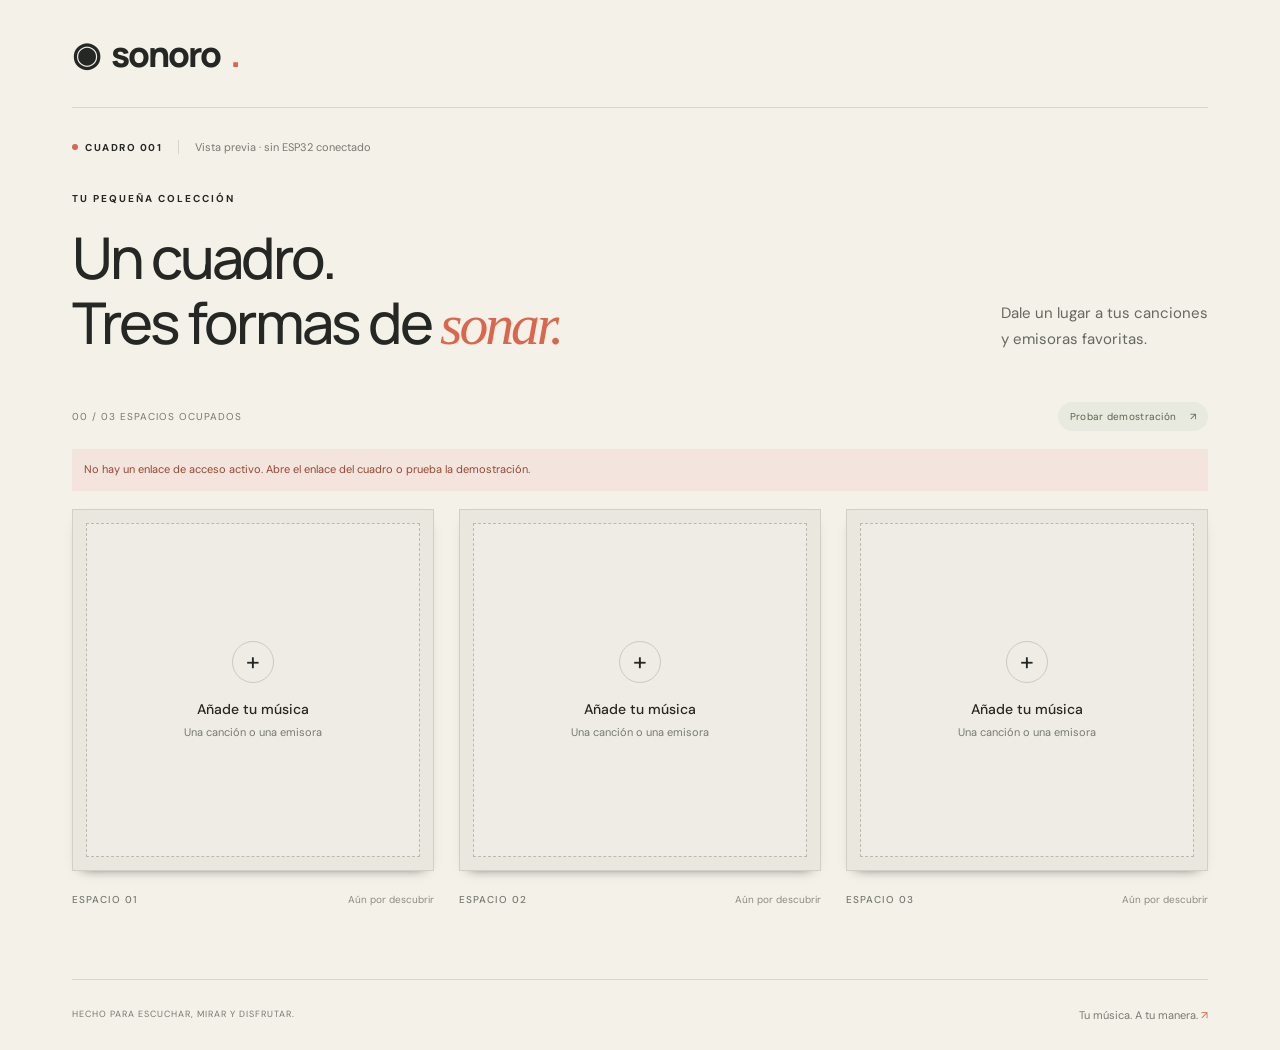
<file: web/index.html>
<!doctype html>
<html lang="es">
<head><meta charset="utf-8"><meta name="viewport" content="width=device-width,initial-scale=1"><meta name="theme-color" content="#f4f1e9"><meta name="sonoro-api-base" content="https://cuadro-sonoro.onrender.com"><title>Sonoro — Tu música, en un cuadro</title><meta name="description" content="Tres espacios para la música que te acompaña. El mando de tu cuadro musical."><link rel="icon" href="data:,"><link rel="stylesheet" href="style.css"></head>
<body>
<div class="page">
<header><a class="brand" href="./" aria-label="Sonoro, inicio"><span class="brand-icon" aria-hidden="true">◉</span> sonoro<span class="coral">.</span></a></header>
<div class="statusline"><span class="pill"><i></i> CUADRO 001</span><span class="device-status">Vista previa · sin ESP32 conectado</span></div>
<main>
<section class="intro"><div><p class="eyebrow">TU PEQUEÑA COLECCIÓN</p><h1>Un cuadro.<br>Tres formas de <em>sonar.</em></h1></div><p class="intro-copy">Dale un lugar a tus canciones<br>y emisoras favoritas.</p></section>
<div class="collection-bar"><span id="count">00 / 03 espacios ocupados</span><button id="mode-button" class="mode-pill">Modo demostración <span aria-hidden="true">↗</span></button></div>
<div class="error-note access-error" id="access-error" role="alert" hidden></div>
<section id="slots" class="slots" aria-label="Tus tres espacios musicales"></section>
<div class="demo-note" id="demo-note"><span aria-hidden="true">✳</span><p><strong>Prueba la experiencia.</strong> La búsqueda y las barras son simuladas. Aquí no se descarga ni se guarda audio.</p></div>
<audio id="audio" preload="none" hidden></audio>
</main>
<footer><span>HECHO PARA ESCUCHAR, MIRAR Y DISFRUTAR.</span><span>Tu música. A tu manera. <span class="coral">↗</span></span></footer>
</div>
<dialog id="picker"><form method="dialog" class="dialog-header"><span class="eyebrow" id="slot-label">ESPACIO 01</span><button class="icon-button" aria-label="Cerrar">×</button></form><h2>¿Qué te apetece<br><em>escuchar?</em></h2><div class="tabs" role="tablist" aria-label="Tipo de favorito"><button id="song-tab" role="tab" aria-selected="true">Canción</button><button id="radio-tab" role="tab" aria-selected="false">Emisora</button></div>
<form id="search-form"><label for="artist">Artista</label><input id="artist" name="artist" autocomplete="off" placeholder="Nombre del artista" required maxlength="120"><label for="song">Canción</label><input id="song" name="song" autocomplete="off" placeholder="Título de la canción" required maxlength="160"><p class="hint">La búsqueda usa YouTube; el audio seleccionado se prepara con RapidAPI.</p><button class="primary" id="search-button" type="submit">Buscar canción <span>↗</span></button></form>
<form id="radio-form" hidden><label for="radio-query">Buscar emisora</label><input id="radio-query" placeholder="Nombre de la emisora" required maxlength="100"><label for="radio-country">País (opcional)</label><input id="radio-country" placeholder="España"><button class="primary" id="radio-search-button" type="submit">Buscar emisoras <span>↗</span></button><details class="manual-station"><summary>Introducir una dirección manualmente</summary><label for="radio-name">Nombre</label><input id="radio-name" placeholder="Mi radio favorita" maxlength="100"><label for="radio-url">Enlace directo de streaming</label><input id="radio-url" placeholder="https://…/stream.mp3" type="url"><p class="hint">Necesitas la dirección del audio, no la página web de la emisora.</p><button class="primary" id="radio-manual-save" type="button">Guardar emisora <span>↗</span></button></details></form>
<div id="search-status" role="status" aria-live="polite" hidden><div class="loading-line"></div><p>Buscando la versión adecuada…</p></div><div id="search-error" class="error-note" role="alert" hidden></div><div id="results" aria-live="polite"></div><p class="dialog-note" id="picker-demo">Demostración: los resultados y el progreso son de ejemplo.</p></dialog>
<div id="toast" role="status" aria-live="polite"></div>
<script type="module" src="app.js"></script>
</body></html>
</file>
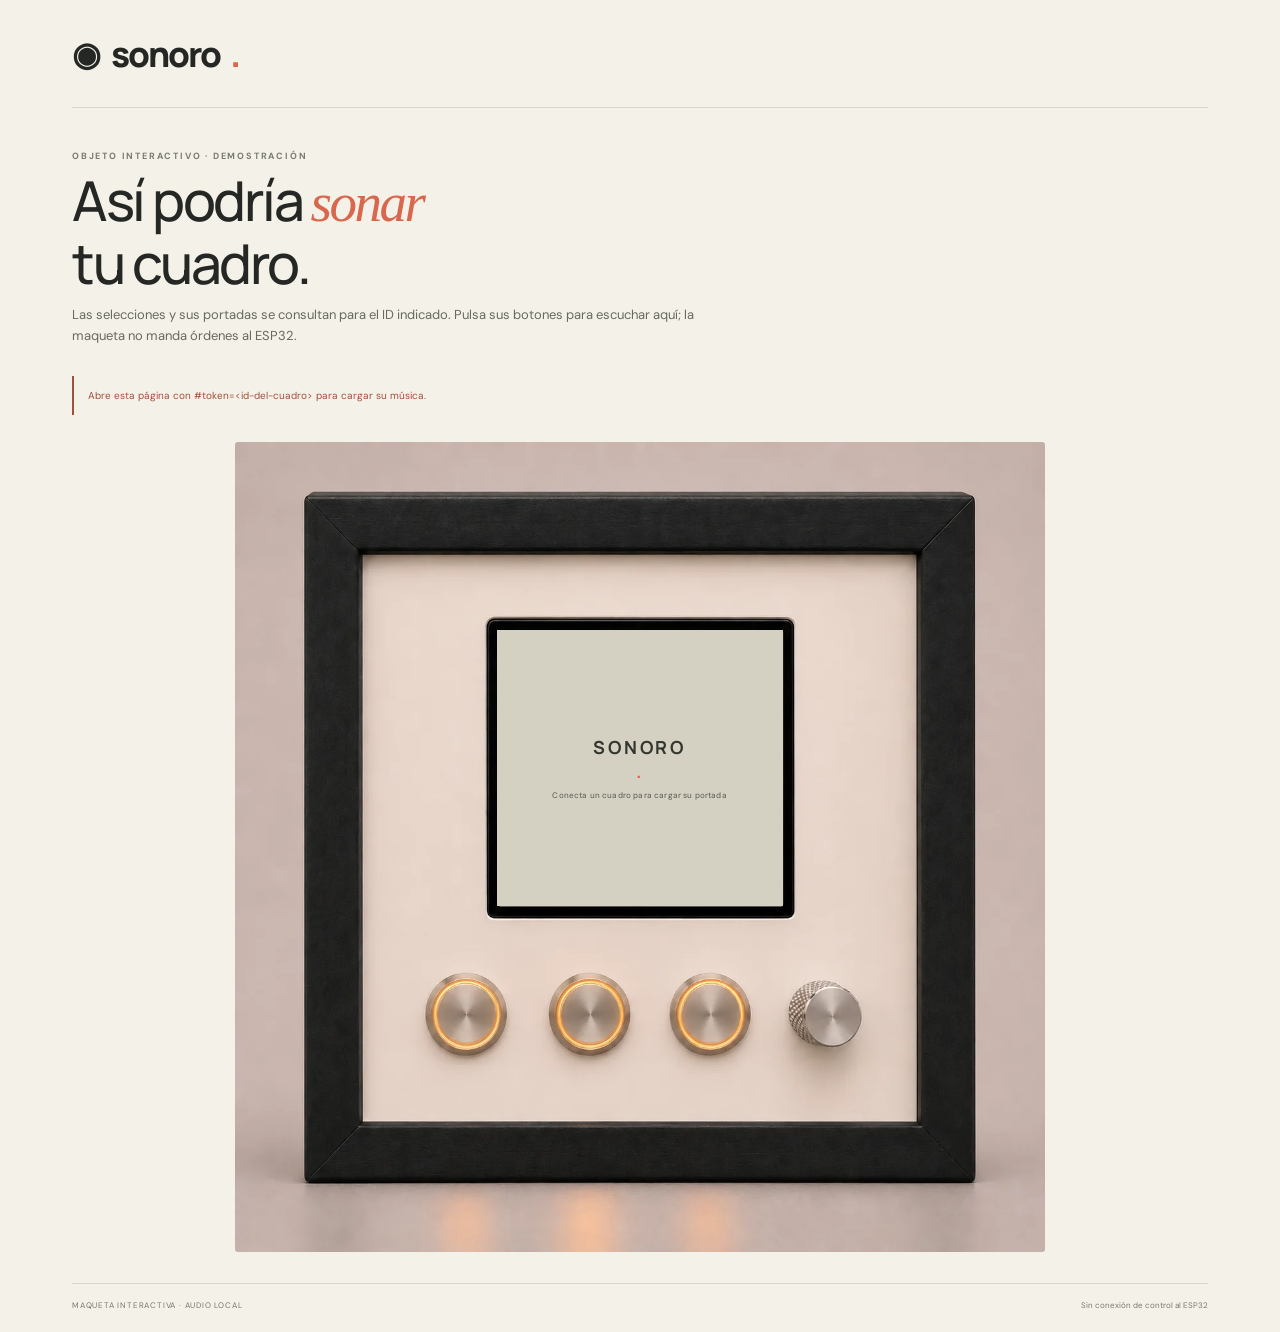
<file: web/maqueta/index.html>
<!doctype html>
<html lang="es">
<head>
  <meta charset="utf-8">
  <meta name="viewport" content="width=device-width,initial-scale=1">
  <meta name="theme-color" content="#f4f1e9">
  <meta name="sonoro-api-base" content="https://cuadro-sonoro.onrender.com">
  <title>Maqueta interactiva — Sonoro</title>
  <link rel="stylesheet" href="maqueta.css">
</head>
<body>
  <main class="layout">
    <header class="topbar">
      <a class="brand" href="../" aria-label="Sonoro, inicio"><span class="brand-icon" aria-hidden="true">◉</span> sonoro<span class="coral">.</span></a>
    </header>

    <section class="intro" aria-labelledby="page-title">
      <p class="eyebrow">OBJETO INTERACTIVO · DEMOSTRACIÓN</p>
      <h1 id="page-title">Así podría <em>sonar</em><br>tu cuadro.</h1>
      <p>Las selecciones y sus portadas se consultan para el ID indicado. Pulsa sus botones para escuchar aquí; la maqueta no manda órdenes al ESP32.</p>
    </section>

    <p id="connection-status" class="connection-status" role="status" aria-live="polite">Abre esta maqueta desde un enlace con el ID del cuadro.</p>

    <section class="demo" aria-label="Maqueta interactiva del cuadro sonoro">
      <div class="object-wrap" id="object-wrap">
        <img class="object-image" src="assets/cuadro-infrasoinuak.webp" alt="Cuadro sonoro de marco negro con una portada y tres pulsadores iluminados junto a una rueda de volumen">
        <div class="screen-content" id="screen-content" aria-live="polite" aria-label="Pantalla del cuadro">
          <div class="screen-idle" id="screen-idle">SONORO<span>.</span><small id="screen-message">Conecta un cuadro para cargar su portada</small></div>
          <img id="album-cover" alt="Portada de la selección activa" hidden>
          <div class="device-qr" id="device-qr" hidden role="status" aria-live="polite">
            <div class="qr-symbol" id="qr-symbol" aria-label="QR para abrir la configuración musical"></div>
            <strong>Escanea para elegir tu música</strong>
            <span id="qr-countdown" hidden>20 s</span>
          </div>
        </div>
        <button class="hotspot slot-button" data-slot="0" aria-label="Pulsador 1, selección uno" title="Pulsador 1 · mantener 2 s para mostrar el QR">
          <span class="hold-meter" aria-hidden="true"></span>
        </button>
        <button class="hotspot slot-button" data-slot="1" aria-label="Pulsador 2, selección dos" title="Pulsador 2 · mantener junto al 3 para restablecer la Wi-Fi">
          <span class="hold-meter" aria-hidden="true"></span>
        </button>
        <button class="hotspot slot-button" data-slot="2" aria-label="Pulsador 3, selección tres" title="Pulsador 3 · mantener junto al 2 para restablecer la Wi-Fi">
          <span class="hold-meter" aria-hidden="true"></span>
        </button>
        <button class="hotspot knob" id="knob" aria-label="Rueda de volumen. Usa las flechas para ajustar" title="Rueda de volumen">
          <span aria-hidden="true"></span>
        </button>
        <span class="knob-value" id="knob-value" hidden>42%</span>

        <div class="reset-overlay" id="reset-overlay" hidden role="status" aria-live="polite"></div>
      </div>

    </section>

    <footer><span>MAQUETA INTERACTIVA · AUDIO LOCAL</span><span>Sin conexión de control al ESP32</span></footer>
  </main>
  <audio id="preview-audio" hidden preload="none"></audio>
  <script type="module" src="maqueta.js?v=20261117-2"></script>
</body>
</html>
</file>
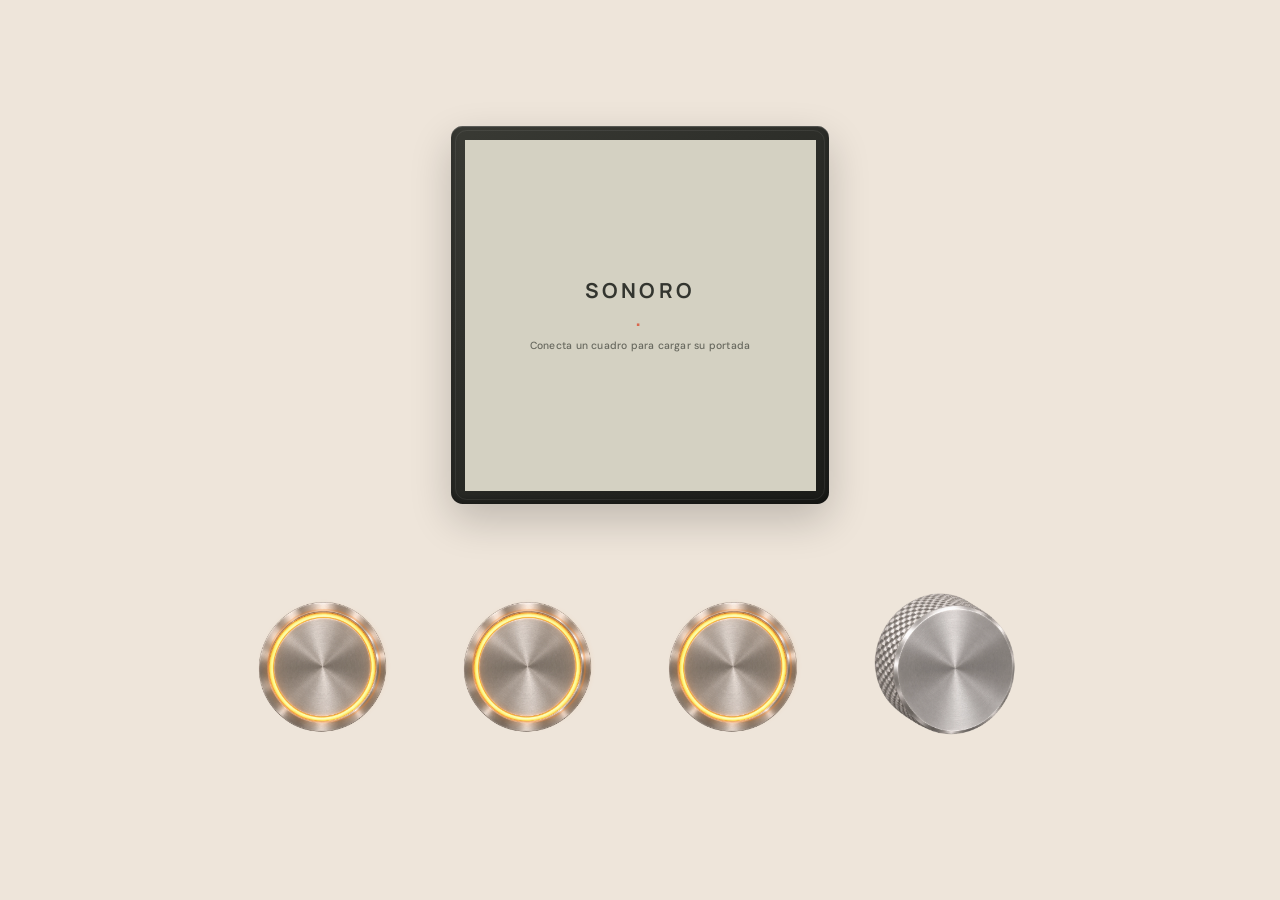
<file: web/tablet/index.html>
<!doctype html>
<html lang="es">
<head>
  <meta charset="utf-8">
  <meta name="viewport" content="width=device-width,initial-scale=1,maximum-scale=1,user-scalable=no,viewport-fit=cover">
  <meta name="theme-color" content="#eee5da">
  <meta name="sonoro-api-base" content="https://cuadro-sonoro.onrender.com">
  <title>Cuadro virtual — Sonoro</title>
  <link rel="stylesheet" href="../maqueta/maqueta.css">
  <link rel="stylesheet" href="tablet.css?v=20261117-7">
</head>
<body class="tablet-mode">
  <main class="layout" aria-label="Cuadro sonoro virtual">
    <p id="connection-status" class="connection-status" role="status" aria-live="polite">Abre esta página desde un enlace con el ID del cuadro.</p>
    <section class="demo" aria-label="Cuadro virtual interactivo">
      <div class="object-wrap" id="object-wrap">
        <div class="screen-content" id="screen-content" aria-live="polite" aria-label="Pantalla del cuadro">
          <div class="screen-idle" id="screen-idle">SONORO<span>.</span><small id="screen-message">Conecta un cuadro para cargar su portada</small></div>
          <img id="album-cover" alt="Portada de la selección activa" hidden>
          <div class="device-qr" id="device-qr" hidden role="status" aria-live="polite">
            <div class="qr-symbol" id="qr-symbol" aria-label="QR para abrir la configuración musical"></div>
            <strong>Escanea para elegir tu música</strong>
            <span id="qr-countdown" hidden>20 s</span>
          </div>
        </div>
        <div class="control-row" aria-label="Controles del cuadro">
          <button class="hotspot slot-button" data-slot="0" aria-label="Pulsador 1, selección uno" title="Pulsador 1 · mantener 2 s para mostrar el QR"><img class="button-face" src="assets/pulsador.webp" alt=""><span class="hold-meter" aria-hidden="true"></span></button>
          <button class="hotspot slot-button" data-slot="1" aria-label="Pulsador 2, selección dos" title="Pulsador 2 · mantener junto al 3 para restablecer la Wi-Fi"><img class="button-face" src="assets/pulsador.webp" alt=""><span class="hold-meter" aria-hidden="true"></span></button>
          <button class="hotspot slot-button" data-slot="2" aria-label="Pulsador 3, selección tres" title="Pulsador 3 · mantener junto al 2 para restablecer la Wi-Fi"><img class="button-face" src="assets/pulsador.webp" alt=""><span class="hold-meter" aria-hidden="true"></span></button>
          <button class="hotspot knob" id="knob" aria-label="Rueda de volumen. Usa las flechas para ajustar" title="Rueda de volumen"><img class="knob-face" src="assets/mando-volumen.webp" alt=""><span aria-hidden="true"></span><span class="knob-value" id="knob-value" hidden>42%</span></button>
        </div>
        <div class="reset-overlay" id="reset-overlay" hidden role="status" aria-live="polite"></div>
      </div>
    </section>
  </main>
  <audio id="preview-audio" hidden preload="none"></audio>
  <script type="module" src="../maqueta/maqueta.js?v=20261117-2"></script>
  <script src="tablet.js?v=20261117-2" defer></script>
</body>
</html>
</file>
<file: web/style.css>
@import url('https://fonts.googleapis.com/css2?family=DM+Sans:wght@400;500;600;700&family=Manrope:wght@400;500;600;700;800&display=swap');
:root{--paper:#f4f1e9;--ink:#252724;--muted:#777a70;--line:#d6d6ca;--accent:#d9674d;--white:#fbfaf6;--green:#64755a}*{box-sizing:border-box}body{margin:0;background:var(--paper);color:var(--ink);font-family:'DM Sans',Arial,sans-serif;-webkit-font-smoothing:antialiased}button,input,select{font:inherit}button,a,input,select{touch-action:manipulation}button{cursor:pointer;color:inherit}button:disabled{cursor:wait;opacity:.55}button:focus-visible,a:focus-visible{outline:3px solid var(--accent);outline-offset:5px}a{color:inherit;text-decoration:none}.page{max-width:1264px;margin:auto;padding:0 64px}header{height:108px;display:flex;align-items:center;justify-content:space-between;border-bottom:1px solid var(--line)}.brand{font-family:Manrope,Arial,sans-serif;font-size:35px;font-weight:800;letter-spacing:-2px;display:flex;align-items:center;gap:10px}.brand-icon{font-size:33px;line-height:1;letter-spacing:0}.coral{color:var(--accent)}.icon-button{width:38px;height:38px;border:1px solid var(--line);border-radius:50%;background:transparent;display:grid;place-items:center;font-size:22px;line-height:1}.icon-button:hover{background:#e9e5da}.statusline{display:flex;align-items:center;gap:16px;margin-top:32px}.pill{font-size:10px;letter-spacing:1.5px;font-weight:700;display:flex;align-items:center;gap:7px}.pill i{width:6px;height:6px;border-radius:50%;background:var(--accent)}.device-status{font-size:11px;color:var(--muted);border-left:1px solid var(--line);padding-left:16px}.intro{display:flex;justify-content:space-between;align-items:flex-end;margin:38px 0 45px}.eyebrow{font-size:10px;letter-spacing:2px;font-weight:700;margin:0 0 20px}.intro h1{font-family:Manrope,Arial,sans-serif;font-size:clamp(38px,4.5vw,62px);font-weight:500;line-height:1.12;letter-spacing:-3px;margin:0}.intro h1 em,dialog h2 em{font-family:Georgia,serif;font-weight:400;color:var(--accent)}.intro-copy{font-size:15px;line-height:1.7;color:#65685f;margin:0 0 5px}.collection-bar{display:flex;align-items:center;justify-content:space-between;margin-bottom:18px;font-size:10px;letter-spacing:1px;text-transform:uppercase;color:var(--muted)}.mode-pill{background:#e8eadf;border:0;border-radius:20px;padding:8px 12px;font-size:10px;color:#59644e;letter-spacing:.3px}.mode-pill span{padding-left:10px}.slots{display:grid;grid-template-columns:repeat(3,minmax(0,1fr));gap:25px}.slot{min-width:0;position:relative}.frame{position:relative;width:100%;aspect-ratio:1;background:#eae7de;padding:13px;box-shadow:0 6px 12px -10px #292c24;border:1px solid #d2cfc4}.empty{display:flex;flex-direction:column;align-items:center;justify-content:center;width:100%;height:100%;background:#eeece4;border:1px dashed #b9bcad;transition:background .2s,border-color .2s}.empty:hover{background:#e8e6dc;border-color:var(--accent)}.plus{display:grid;place-items:center;width:42px;height:42px;border-radius:50%;border:1px solid #c9ccbf;font-size:25px;font-weight:400;margin-bottom:17px}.empty-title{font-size:14px;font-weight:500}.empty-detail{font-size:11px;color:var(--muted);margin-top:7px}.slot-caption{display:flex;justify-content:space-between;align-items:center;margin-top:15px;min-height:28px;gap:10px}.slot-label{font-size:10px;font-weight:500;letter-spacing:1px;color:var(--muted)}.caption-mark{font-size:10px;color:#8b8d80}.slot h3{font-size:15px;font-weight:600;letter-spacing:-.3px;margin:0;overflow:hidden;white-space:nowrap;text-overflow:ellipsis}.artist-line{font-size:11px;color:var(--muted);margin:5px 0 0;overflow:hidden;white-space:nowrap;text-overflow:ellipsis}.slot-actions{display:flex;gap:6px;flex-shrink:0}.slot-actions button{border:1px solid var(--line);width:30px;height:30px;border-radius:50%;background:transparent;font-size:14px}.art{position:relative;width:100%;height:100%;overflow:hidden;background:#c4c9b5;display:flex;align-items:flex-end;padding:20px}.art::before{content:'';position:absolute;width:78%;height:78%;border-radius:50%;background:#e79c79;top:10%;left:10%;box-shadow:inset 0 0 0 25px #e0b07c,inset 0 0 0 49px #e99b75}.art::after{content:'';position:absolute;width:30%;height:80%;background:#5d7359;transform:rotate(30deg);bottom:-30%;right:12%}.art.v1{background:#d8c2ac}.art.v1::before{background:#626d85;box-shadow:inset 0 0 0 25px #8d99a1,inset 0 0 0 49px #b0b8aa;left:25%;top:0}.art.v1::after{background:#d97650}.art.v2{background:#b1bfbe}.art.v2::before{background:#e9b35f;box-shadow:inset 0 0 0 25px #e0c594,inset 0 0 0 49px #efe0b7;left:-20%;top:25%}.art.v2::after{background:#6c8091;width:65%;right:-15%}.art img{position:absolute;inset:0;width:100%;height:100%;object-fit:cover;z-index:2}
.station-art{align-items:center;justify-content:center;background:#ebe9df}
.station-art .station-logo{inset:auto;width:56%;height:56%;object-fit:contain;z-index:1;pointer-events:none}
.station-art .art-title{position:absolute;z-index:3;left:18px;right:18px;bottom:18px;max-width:none;text-align:center;font-family:Manrope,sans-serif;font-style:normal;font-size:clamp(13px,2vw,19px);letter-spacing:-.2px;line-height:1.2}.art-badge{position:absolute;z-index:3;top:12px;left:12px;background:#f4f1e9e8;padding:6px 9px;border-radius:15px;font-size:9px;letter-spacing:1px}.art-title{position:relative;z-index:1;font-family:Georgia,serif;font-style:italic;font-size:29px;letter-spacing:-1px;color:#28332b;line-height:1;overflow-wrap:anywhere;max-width:90%}.art-play{position:absolute;z-index:4;top:50%;left:50%;transform:translate(-50%,-50%);display:grid;place-items:center;width:58px;height:58px;border:1px solid #f4f1e9;border-radius:50%;background:#f4f1e9e8;color:var(--ink);font-size:19px;box-shadow:0 3px 15px #25272433;transition:transform .15s,background .15s}.art-play span{padding-left:3px}.art-play.is-playing span{padding-left:3px;font-size:19px;color:var(--accent)}.art-play:hover{transform:translate(-50%,-50%) scale(1.06);background:var(--white)}.busy-art{background:#e5e5db;display:flex;flex-direction:column;align-items:center;justify-content:center;height:100%;padding:23px;text-align:center}.disc{width:68px;height:68px;border-radius:50%;background:repeating-radial-gradient(circle,#30392f 0 2px,#454e40 3px 4px);display:grid;place-items:center;animation:spin 5s linear infinite;margin-bottom:25px}.disc::after{content:'';width:20px;height:20px;border-radius:50%;background:var(--accent);box-shadow:inset 0 0 0 7px #d4b384}.busy-title{font-size:12px;font-weight:600;margin:0 0 13px}.progressbar{height:4px;background:#c9cdbf;width:100%;border-radius:4px;overflow:hidden}.progressbar span{display:block;height:100%;background:var(--green);transition:width .25s}.progressbar.indeterminate span{width:30%;animation:slide 1.5s ease-in-out infinite}.progress-label{display:flex;justify-content:space-between;width:100%;font-size:9px;margin-top:8px;color:#6e7864;gap:6px}.steps{display:flex;gap:4px;width:100%;margin-top:20px}.steps i{height:2px;flex:1;background:#c9cdbf}.steps i.done{background:#87957a}.steps i.current{background:var(--accent)}.cancel-link{font-size:10px;border:0;border-bottom:1px solid #aab09c;padding:4px 0;background:none;margin-top:15px;color:#6b735f}.error-art{height:100%;background:#f0e0d9;display:flex;flex-direction:column;align-items:center;justify-content:center;padding:24px;text-align:center}.error-art .error-symbol{font-family:Georgia;font-size:33px;color:#a34f3b}.error-art p{font-size:12px;line-height:1.6}.small-button{border:1px solid #bca89d;background:none;padding:9px 15px;font-size:11px}.demo-note{display:flex;gap:12px;align-items:center;border-top:1px solid var(--line);margin-top:35px;padding-top:20px;color:var(--muted);font-size:11px;line-height:1.6}.demo-note>span{color:var(--accent);font-size:22px}.demo-note p{margin:0}.demo-note strong{font-weight:500;color:#555c4d}footer{display:flex;justify-content:space-between;padding:28px 0;margin-top:65px;border-top:1px solid var(--line);font-size:9px;letter-spacing:1px;color:var(--muted)}footer>span:last-child{font-size:11px;letter-spacing:0}dialog{border:1px solid #deded1;background:var(--white);color:var(--ink);padding:28px 34px 26px;width:min(490px,calc(100vw - 28px));max-height:calc(100dvh - 36px);box-shadow:0 25px 80px #25272433}dialog::backdrop{background:#262b265e;backdrop-filter:blur(4px)}.dialog-header{display:flex;align-items:center;justify-content:space-between;margin-bottom:22px}.dialog-header .eyebrow{margin:0}dialog h2{font-family:Manrope,sans-serif;font-size:36px;line-height:1.12;letter-spacing:-1.6px;font-weight:500;margin:0 0 25px}.tabs{display:flex;border-bottom:1px solid var(--line);margin-bottom:23px;gap:24px}.tabs button{background:none;border:0;padding:0 0 12px;color:var(--muted);font-size:12px}.tabs button[aria-selected=true]{border-bottom:2px solid var(--accent);color:var(--ink)}label{display:block;font-size:11px;font-weight:600;margin:16px 0 8px}input,select{width:100%;border:1px solid #cfD2c6;background:#f8f7f2;border-radius:2px;padding:13px;font-size:13px;color:var(--ink);outline:none}input:focus,select:focus{border-color:var(--green);box-shadow:0 0 0 2px #64755a22}input::placeholder{color:#9b9f91}.primary{display:flex;align-items:center;justify-content:space-between;background:var(--ink);border:0;color:#fbfaf6;padding:14px 16px;width:100%;margin-top:23px;font-size:12px}.primary:hover{background:#3c4436}.primary span{font-size:18px}.dialog-note{font-size:10px;line-height:1.6;color:#8a8e80;margin:22px 0 0}.hint{font-size:10px;color:var(--muted);line-height:1.5}.settings-copy{font-size:12px;color:var(--muted);line-height:1.7;margin-bottom:23px}#results{margin-top:20px}.result{display:flex;align-items:center;width:100%;gap:11px;padding:12px 0;border:0;border-top:1px solid var(--line);background:transparent;text-align:left}.result:hover{background:#efefe5}.result-image{height:48px;width:48px;object-fit:cover;background:#d6d7c7;flex-shrink:0}.result-info{flex:1;min-width:0}.result strong{display:block;font-size:12px;white-space:nowrap;overflow:hidden;text-overflow:ellipsis}.result small{display:block;font-size:10px;color:var(--muted);margin-top:5px}.result-add{font-size:22px;margin:0 6px}.result-heading{font-size:10px;color:var(--muted);margin-bottom:12px}.loading-line{height:3px;background:#e0e3d7;overflow:hidden;margin-top:24px}.loading-line::after{content:'';display:block;background:var(--green);height:100%;width:30%;animation:slide 1.4s ease-in-out infinite}#search-status p{font-size:11px;color:var(--muted)}.error-note{background:#f3e4dd;color:#944831;padding:12px;font-size:11px;line-height:1.6;margin-top:15px}#toast{position:fixed;bottom:25px;left:50%;transform:translate(-50%,15px);opacity:0;background:var(--ink);color:var(--paper);padding:13px 20px;font-size:12px;max-width:calc(100vw - 30px);z-index:20;transition:.2s;pointer-events:none;text-align:center}#toast.show{opacity:1;transform:translate(-50%,0)}[hidden]{display:none!important}@keyframes spin{to{transform:rotate(360deg)}}@keyframes slide{0%{transform:translateX(-100%)}100%{transform:translateX(440%)}}@media(min-width:1500px){.page{padding-top:20px}}@media(max-width:850px){.page{padding:0 28px}.intro h1{font-size:48px}.slots{gap:16px}.frame{padding:9px}.busy-art{padding:14px}.disc{width:48px;height:48px;margin-bottom:16px}.art-title{font-size:23px}.intro-copy{font-size:13px}}@media(max-width:600px){.page{padding:0 23px}header{height:83px}.brand{font-size:30px}.brand-icon{font-size:28px}.statusline{margin-top:24px;gap:10px}.device-status{font-size:9px;padding-left:10px}.intro{margin:31px 0 32px;display:block}.intro h1{font-size:44px;letter-spacing:-2px}.intro-copy{font-size:13px;margin-top:18px}.intro-copy br{display:none}.eyebrow{font-size:9px;margin-bottom:16px}.slots{grid-template-columns:1fr;gap:29px}.frame{padding:13px;max-height:390px}.empty .plus{width:49px;height:49px}.empty-title{font-size:16px}.slot-caption{margin-top:11px}.collection-bar{font-size:9px;letter-spacing:.3px}.mode-pill{font-size:9px}.demo-note{margin-top:26px;font-size:10px;align-items:flex-start}footer{margin-top:35px;gap:15px;align-items:flex-end;font-size:8px}footer>span:last-child{font-size:10px;white-space:nowrap}.art-title{font-size:35px}.busy-art{padding:32px}.disc{width:70px;height:70px;margin-bottom:26px}.busy-title{font-size:14px}.progress-label{font-size:10px}dialog{padding:22px}dialog h2{font-size:33px}}@media(prefers-reduced-motion:reduce){*{animation:none!important;transition:none!important}.progressbar.indeterminate span{width:100%;opacity:.5}}
.access-error{margin:0 0 18px}
</file>
<file: web/maqueta/maqueta.css>
@import url('https://fonts.googleapis.com/css2?family=DM+Sans:wght@400;500;600;700&family=Manrope:wght@400;500;600;700;800&display=swap');
:root{color-scheme:light;--paper:#f4f1e9;--ink:#252724;--muted:#777a70;--accent:#d9674d;--line:#d6d6ca;--gold:#f19b22;--green:#64755a}*{box-sizing:border-box}body{margin:0;background:var(--paper);color:var(--ink);font-family:'DM Sans',Arial,sans-serif;-webkit-font-smoothing:antialiased}button,input{font:inherit}button{color:inherit;touch-action:manipulation}.layout{max-width:1264px;margin:auto;padding:0 64px}.topbar{height:108px;border-bottom:1px solid var(--line);display:flex;align-items:center;justify-content:space-between}.brand{font-family:Manrope,Arial,sans-serif;font-size:35px;font-weight:800;letter-spacing:-2px;display:flex;align-items:center;gap:10px;text-decoration:none;color:var(--ink)}.brand-icon{font-size:33px;line-height:1;letter-spacing:0;color:var(--ink)}.coral{color:var(--accent)}.intro{padding:42px 0 29px;max-width:650px}.eyebrow{font-size:9px;font-weight:700;letter-spacing:1.8px;color:#797b70;margin:0 0 9px}.intro h1{font:500 clamp(38px,5vw,55px)/1.08 Manrope,Arial,sans-serif;letter-spacing:-2.5px;margin:0}.intro h1 em{font:italic 400 1em Georgia,serif;color:var(--accent)}.intro>p:last-child{font-size:13px;line-height:1.6;color:#686a61;margin:12px 0 0}.demo{display:block;width:100vw;max-width:none;margin:0 0 0 calc(50% - 50vw)}.object-wrap{width:90vw;max-width:90vh;margin-inline:auto;position:relative;line-height:0;overflow:hidden;border-radius:3px}.object-image{display:block;width:100%;height:auto;user-select:none;-webkit-user-drag:none}.hotspot{position:absolute;top:70.4%;transform:translate(-50%,-50%);border:0;padding:0;background:transparent;z-index:2}.slot-button{width:10.3%;aspect-ratio:1;border-radius:50%;left:28.5%;--glow:rgba(233,128,45,.28)}.slot-button[data-slot="1"]{left:43.8%}.slot-button[data-slot="2"]{left:58.8%}.slot-button::before{content:'';position:absolute;inset:11%;border-radius:50%;border:2px solid rgba(241,131,44,.42);box-shadow:0 0 7px 2px var(--glow);transition:box-shadow .25s,border-color .25s,transform .15s}.slot-button:hover::before,.slot-button:focus-visible::before{border-color:#ffc66c;box-shadow:0 0 10px 4px rgba(255,156,34,.75),inset 0 0 7px rgba(255,175,62,.32)}.slot-button.is-playing::before{border-color:#ffad31;box-shadow:0 0 14px 5px rgba(255,151,18,.95),inset 0 0 8px rgba(255,165,35,.52)}.slot-button.is-playing{--glow:rgba(255,151,18,.7)}.slot-button:active{transform:translate(-50%,-50%) scale(.94)}.hold-meter{position:absolute;inset:5%;border-radius:50%;border:3px solid transparent;pointer-events:none}.slot-button.is-holding .hold-meter{border-top-color:#fff0ce;animation:holdspin 2s linear forwards}.knob{left:73%;width:10.3%;aspect-ratio:1;border-radius:50%;top:70.4%;z-index:3;cursor:grab}.knob:active{cursor:grabbing}.knob span{position:absolute;width:2px;height:30%;background:#a46037;top:7%;left:50%;transform:translateX(-50%);border-radius:4px;opacity:.0;transition:opacity .15s}.knob:hover span,.knob:focus-visible span{opacity:.8}.reset-overlay{position:absolute;z-index:6;left:50%;top:55%;transform:translate(-50%,-50%);width:max-content;max-width:84%;padding:12px 16px;border-radius:5px;background:#f5f0e9ed;box-shadow:0 5px 18px #0003;color:#4e5049;font:500 10px/1.5 'DM Sans',sans-serif;text-align:center;white-space:normal}.reset-overlay strong{display:block;font-size:12px;margin-bottom:3px}.reset-overlay button{border:0;background:none;color:#a35734;text-decoration:underline;padding:5px 0 0;font-size:10px;cursor:pointer}.object-wrap:focus-within .hotspot:focus-visible{outline:2px solid #fff6df;outline-offset:2px;box-shadow:0 0 0 4px #a75c2d}footer{display:flex;justify-content:space-between;border-top:1px solid var(--line);margin-top:31px;padding:16px 0 22px;font-size:8px;letter-spacing:.8px;color:#77796f}footer span:last-child{letter-spacing:0;text-align:right}@keyframes holdspin{to{transform:rotate(360deg)}}@media(max-width:850px){.layout{padding:0 28px}}
@media(max-width:800px){.layout{padding:0 28px}.intro{padding-top:33px}.object-wrap{max-width:90dvh;border-radius:2px}footer{margin-top:23px}}@media(max-width:600px){.layout{padding:0 23px}.topbar{height:83px}.brand{font-size:30px}.brand-icon{font-size:28px}.back-link{font-size:10px}.intro{padding:27px 0 22px}.intro h1{font-size:40px;letter-spacing:-1.8px}.intro>p:last-child{font-size:11px;max-width:310px}footer{font-size:7px;line-height:1.5;gap:12px}footer span:last-child{max-width:46%}}
@media(prefers-reduced-motion:reduce){*,*::before,*::after{scroll-behavior:auto!important;animation-duration:.01ms!important;animation-iteration-count:1!important;transition-duration:.01ms!important}}
/* Conexión del cuadro y contenido dinámico de la pantalla. */
.screen-content{position:absolute;z-index:1;left:32.3%;top:23.2%;width:35.3%;height:34.1%;overflow:hidden;background:#d4d1c2;display:grid;place-items:center;line-height:normal}.screen-content>img{display:block;width:100%;height:100%;object-fit:cover}.screen-content.is-station>img{object-fit:contain;padding:12%;background:#e9e7dd}.screen-idle{display:flex;flex-direction:column;align-items:center;justify-content:center;width:100%;height:100%;background:#d4d1c2;color:#33352f;font:700 clamp(9px,1.5vw,18px) Manrope,Arial,sans-serif;letter-spacing:.16em;text-align:center}.screen-idle span{color:var(--accent)}.screen-idle small{display:block;max-width:85%;margin-top:7px;font:500 clamp(5px,.7vw,8px)/1.45 'DM Sans',Arial,sans-serif;letter-spacing:.02em;color:#67685e}.hotspot:focus-visible{outline:2px solid #fff2d5;outline-offset:2px}.knob span{transform:translateX(-50%) rotate(var(--turn,0deg));transform-origin:50% 150%}.knob{touch-action:none}
@media(max-width:800px){}
@media(max-width:520px){.screen-idle{font-size:clamp(8px,2.2vw,13px)}.screen-idle small{font-size:clamp(5px,1.1vw,7px)}}

.device-qr{position:absolute;inset:0;z-index:2;background:#eeece2;display:flex;flex-direction:column;align-items:center;justify-content:center;gap:5px;padding:5%;line-height:normal;text-align:center}.qr-symbol{width:min(74%,250px);aspect-ratio:1;background:#fff;flex:0 0 auto}.qr-symbol svg{display:block;width:100%;height:100%}.device-qr strong{font:600 clamp(7px,1vw,13px)/1.2 Manrope,Arial,sans-serif;color:#292b27}.device-qr>span{font:500 8px/1 "DM Sans",Arial,sans-serif;color:#8b603e}
@media(max-width:520px){.device-qr{gap:3px}.device-qr strong{font-size:clamp(6px,1.8vw,9px)}.device-qr>span{font-size:7px}}
[hidden]{display:none!important}

.slot-button,.knob{cursor:pointer}


.knob-value{position:absolute;z-index:4;left:73%;top:63.2%;transform:translate(-50%,-50%);padding:4px 7px;border-radius:12px;background:#272824;color:#f4f1e9;font:600 9px/1 "DM Sans",Arial,sans-serif;box-shadow:0 2px 7px #0003;pointer-events:none}

.connection-status{max-width:520px;margin:0 0 27px;padding:12px 14px;border-left:2px solid var(--line);font-size:10px;line-height:1.5;color:var(--muted)}.connection-status[data-kind=error]{color:#a34f3b;border-color:#a34f3b}
</file>
<file: web/tablet/tablet.css>
:root {
  color-scheme: light;
  --tablet-canvas: #eee5da;
}

html,
body {
  width: 100%;
  height: 100%;
  min-height: 100%;
  overflow: hidden;
  background: var(--tablet-canvas);
  overscroll-behavior: none;
}

.tablet-mode .layout {
  width: 100%;
  height: 100%;
  max-width: none;
  margin: 0;
  padding: 0;
  display: grid;
  place-items: center;
}

.tablet-mode .connection-status {
  position: absolute;
  width: 1px;
  height: 1px;
  padding: 0;
  margin: -1px;
  overflow: hidden;
  clip: rect(0, 0, 0, 0);
  white-space: nowrap;
  border: 0;
}

.tablet-mode .demo {
  width: 100%;
  height: 100%;
  margin: 0;
  display: grid;
  place-items: center;
}

.tablet-mode .object-wrap {
  --screen-size: min(62vw, 42dvh);
  position: relative;
  width: 100%;
  height: 100%;
  max-width: none;
  max-height: none;
  margin: 0;
  border-radius: 0;
  overflow: hidden;
  background: var(--tablet-canvas);
  display: flex;
  flex-direction: column;
  align-items: center;
  justify-content: center;
  gap: clamp(28px, 6dvh, 76px);
  touch-action: manipulation;
}

.tablet-mode .screen-content {
  position: relative;
  left: auto;
  top: auto;
  transform: none;
  flex: 0 0 auto;
  width: var(--screen-size);
  height: var(--screen-size);
  padding: clamp(8px, 1.5vmin, 18px);
  border: 0;
  border-radius: clamp(8px, 1.3vmin, 16px);
  background: linear-gradient(145deg, #393a34, #1b1c19);
  box-shadow: 0 16px 42px #0003, inset 0 1px 1px #ffffff35, inset 0 -4px 7px #0005;
}

.tablet-mode .screen-content::before {
  content: "";
  position: absolute;
  inset: 4px;
  border: 1px solid #ffffff12;
  border-radius: inherit;
  pointer-events: none;
}

.tablet-mode .screen-content > img {
  border-radius: 2px;
}

.tablet-mode .screen-idle {
  font-size: clamp(13px, 2.3vmin, 27px);
}

.tablet-mode .screen-idle small {
  font-size: clamp(8px, 1.15vmin, 13px);
}

.tablet-mode .device-qr {
  gap: clamp(5px, 1vmin, 12px);
}

.tablet-mode .device-qr strong {
  font-size: clamp(11px, 1.5vmin, 17px);
}

.tablet-mode .device-qr > span {
  font-size: clamp(9px, 1.1vmin, 13px);
}

.tablet-mode .control-row {
  position: relative;
  display: flex;
  align-items: center;
  justify-content: space-between;
  width: min(95vw, 90dvh);
  height: 24%;
}

.tablet-mode .slot-button,
.tablet-mode .knob {
  position: relative;
  left: auto;
  top: auto;
  transform: none;
  justify-self: center;
  flex: none;
  width: 22%;
  height: auto;
  aspect-ratio: 1;
  padding: 0;
  border: 0;
  border-radius: 50%;
  background: transparent;
  box-shadow: none;
  cursor: pointer;
}

.tablet-mode .slot-button {
  --glow: rgba(233, 128, 45, .28);
}

.tablet-mode .button-face,
.tablet-mode .knob-face {
  display: block;
  width: 100%;
  height: 100%;
  object-fit: contain;
  user-select: none;
  -webkit-user-drag: none;
  pointer-events: none;
}

.tablet-mode .slot-button::before {
  inset: 18%;
  border: 2px solid rgba(241, 131, 44, .42);
  box-shadow: 0 0 7px 2px var(--glow);
  transition: box-shadow .25s, border-color .25s, transform .15s;
  pointer-events: none;
}

.tablet-mode .slot-button:hover::before,
.tablet-mode .slot-button:focus-visible::before {
  border-color: #ffc66c;
  box-shadow: 0 0 10px 4px rgba(255, 156, 34, .75), inset 0 0 7px rgba(255, 175, 62, .32);
}

.tablet-mode .slot-button.is-playing::before {
  border-color: #ffad31;
  box-shadow: 0 0 14px 5px rgba(255, 151, 18, .95), inset 0 0 8px rgba(255, 165, 35, .52);
}

.tablet-mode .slot-button.is-playing {
  --glow: rgba(255, 151, 18, .7);
}

.tablet-mode .slot-button:active,
.tablet-mode .knob:active {
  transform: scale(.95);
}

.tablet-mode .knob {
  width: 24%;
  height: auto;
  aspect-ratio: 1;
  touch-action: none;
}

.tablet-mode .knob > span:not(.knob-value) {
  position: absolute;
  width: 2px;
  height: 30%;
  top: 7%;
  left: 50%;
  border-radius: 4px;
  background: #a46037;
  opacity: 0;
  transform: translateX(-50%) rotate(var(--turn, 0deg));
  transform-origin: 50% 150%;
  transition: opacity .15s;
  pointer-events: none;
}

.tablet-mode .knob:hover > span:not(.knob-value),
.tablet-mode .knob:focus-visible > span:not(.knob-value) {
  opacity: .8;
}

.tablet-mode .hold-meter {
  z-index: 1;
  inset: 0;
  border-width: 3px;
}

.tablet-mode .knob-value {
  z-index: 2;
  position: absolute;
  left: 50%;
  top: -12%;
  transform: translate(-50%, -100%);
  width: auto;
  height: auto;
  border-radius: 12px;
  background: #272824;
  color: #f4f1e9;
  opacity: 1;
  font-size: clamp(10px, 1.5vmin, 16px);
  padding: 6px 10px;
  box-shadow: 0 2px 7px #0003;
  white-space: nowrap;
  pointer-events: none;
}

.tablet-mode .reset-overlay {
  position: fixed;
  left: 50%;
  top: 50%;
  transform: translate(-50%, -50%);
  font-size: clamp(12px, 1.4vw, 18px);
  padding: 16px 22px;
}

.tablet-mode .reset-overlay strong {
  font-size: 1.2em;
}

.tablet-mode .hotspot:focus-visible {
  outline: 3px solid #fff2d5;
  outline-offset: 5px;
  box-shadow: 0 0 0 7px #8f653f;
}

@media (max-height: 480px) {
  .tablet-mode .object-wrap {
    --screen-size: min(48vw, 38dvh);
    gap: clamp(14px, 3.5dvh, 28px);
  }

}
</file>
